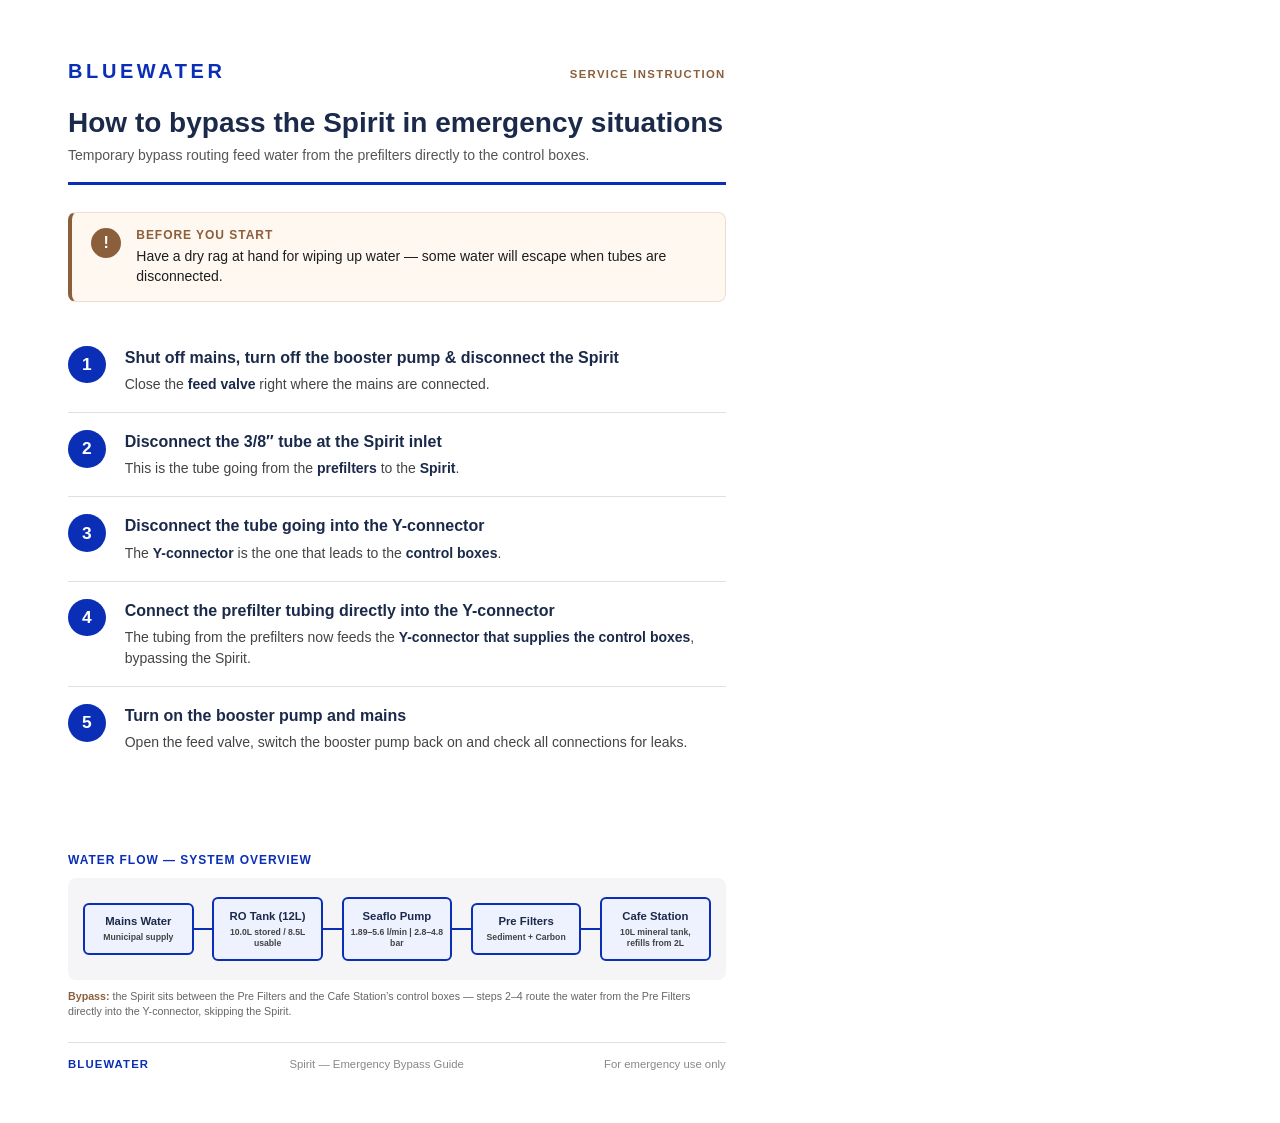
<file: docs/Spirit-Bypass-Emergency-Guide.html>
<!DOCTYPE html>
<html lang="en">
<head>
<meta charset="UTF-8">
<title>Bluewater Spirit — Emergency Bypass Guide</title>
<style>
  @page { size: A4; margin: 0; }
  * { margin: 0; padding: 0; box-sizing: border-box; }

  :root {
    --bw-blue: #0A2FB6;
    --bw-navy: #1B2A4A;
    --bw-copper: #8B5E3C;
    --bw-text: #1d1d1f;
    --bw-border: #e0e0e0;
    --bw-bg: #f5f5f7;
  }

  body {
    font-family: -apple-system, BlinkMacSystemFont, 'Segoe UI', Roboto, Helvetica, Arial, sans-serif;
    color: var(--bw-text);
    background: #fff;
    width: 210mm;
    min-height: 297mm;
    -webkit-print-color-adjust: exact;
    print-color-adjust: exact;
  }

  .page {
    padding: 16mm 18mm 14mm;
    display: flex;
    flex-direction: column;
    min-height: 297mm;
  }

  /* Header */
  .header {
    border-bottom: 3px solid var(--bw-blue);
    padding-bottom: 5mm;
    margin-bottom: 7mm;
  }
  .brand {
    display: flex;
    justify-content: space-between;
    align-items: baseline;
  }
  .brand-name {
    font-size: 15pt;
    font-weight: 800;
    letter-spacing: 0.18em;
    color: var(--bw-blue);
    text-transform: uppercase;
  }
  .doc-type {
    font-size: 8.5pt;
    font-weight: 600;
    letter-spacing: 0.12em;
    text-transform: uppercase;
    color: var(--bw-copper);
  }
  h1 {
    margin-top: 6mm;
    font-size: 21pt;
    font-weight: 700;
    color: var(--bw-navy);
    line-height: 1.2;
  }
  .subtitle {
    margin-top: 2mm;
    font-size: 10.5pt;
    color: #555;
  }

  /* Warning / prep box */
  .prep {
    display: flex;
    gap: 4mm;
    align-items: flex-start;
    background: #fff8f0;
    border: 1px solid #eeddcc;
    border-left: 4px solid var(--bw-copper);
    border-radius: 8px;
    padding: 4mm 5mm;
    margin-bottom: 7mm;
  }
  .prep-icon {
    flex: 0 0 auto;
    width: 8mm;
    height: 8mm;
    border-radius: 50%;
    background: var(--bw-copper);
    color: #fff;
    font-weight: 800;
    font-size: 12pt;
    display: flex;
    align-items: center;
    justify-content: center;
  }
  .prep-title {
    font-size: 9pt;
    font-weight: 700;
    letter-spacing: 0.08em;
    text-transform: uppercase;
    color: var(--bw-copper);
    margin-bottom: 1mm;
  }
  .prep p { font-size: 10.5pt; line-height: 1.45; }

  /* Steps */
  .steps { list-style: none; }
  .step {
    display: flex;
    gap: 5mm;
    padding: 4.5mm 0;
    border-bottom: 1px solid var(--bw-border);
  }
  .step:last-child { border-bottom: none; }
  .step-num {
    flex: 0 0 auto;
    width: 10mm;
    height: 10mm;
    border-radius: 50%;
    background: var(--bw-blue);
    color: #fff;
    font-size: 13pt;
    font-weight: 700;
    display: flex;
    align-items: center;
    justify-content: center;
  }
  .step-body { padding-top: 0.5mm; }
  .step-title {
    font-size: 12pt;
    font-weight: 700;
    color: var(--bw-navy);
    line-height: 1.3;
  }
  .step-detail {
    margin-top: 1.5mm;
    font-size: 10.5pt;
    line-height: 1.5;
    color: #444;
  }
  .step-detail strong { color: var(--bw-navy); }

  /* Flow diagram */
  .diagram {
    margin-top: auto;
    padding-top: 6mm;
  }
  .diagram-title {
    font-size: 9pt;
    font-weight: 700;
    letter-spacing: 0.08em;
    text-transform: uppercase;
    color: var(--bw-blue);
    margin-bottom: 3mm;
  }
  .flow {
    display: flex;
    align-items: center;
    background: var(--bw-bg);
    border-radius: 8px;
    padding: 5mm 4mm;
  }
  .flow-box {
    flex: 1 1 0;
    background: #eef1fe;
    border: 2px solid var(--bw-blue);
    border-radius: 6px;
    padding: 2.5mm 1.5mm;
    text-align: center;
  }
  .flow-box .fb-title {
    font-size: 8.5pt;
    font-weight: 700;
    color: var(--bw-navy);
    line-height: 1.25;
  }
  .flow-box .fb-sub {
    font-size: 6.5pt;
    font-weight: 600;
    color: #444;
    margin-top: 1mm;
    line-height: 1.3;
  }
  .flow-link {
    flex: 0 0 5mm;
    height: 2px;
    background: var(--bw-blue);
  }
  .diagram-note {
    margin-top: 2.5mm;
    font-size: 8pt;
    color: #666;
    line-height: 1.4;
  }
  .diagram-note strong { color: var(--bw-copper); }

  /* Footer */
  .footer {
    margin-top: 6mm;
    padding-top: 4mm;
    border-top: 1px solid var(--bw-border);
    display: flex;
    justify-content: space-between;
    font-size: 8.5pt;
    color: #888;
  }
  .footer .f-brand { color: var(--bw-blue); font-weight: 700; letter-spacing: 0.1em; }
</style>
</head>
<body>
  <div class="page">
    <header class="header">
      <div class="brand">
        <div class="brand-name">Bluewater</div>
        <div class="doc-type">Service Instruction</div>
      </div>
      <h1>How to bypass the Spirit in emergency situations</h1>
      <p class="subtitle">Temporary bypass routing feed water from the prefilters directly to the control boxes.</p>
    </header>

    <div class="prep">
      <div class="prep-icon">!</div>
      <div>
        <div class="prep-title">Before you start</div>
        <p>Have a dry rag at hand for wiping up water — some water will escape when tubes are disconnected.</p>
      </div>
    </div>

    <ol class="steps">
      <li class="step">
        <div class="step-num">1</div>
        <div class="step-body">
          <div class="step-title">Shut off mains, turn off the booster pump &amp; disconnect the Spirit</div>
          <div class="step-detail">Close the <strong>feed valve</strong> right where the mains are connected.</div>
        </div>
      </li>
      <li class="step">
        <div class="step-num">2</div>
        <div class="step-body">
          <div class="step-title">Disconnect the 3/8&Prime; tube at the Spirit inlet</div>
          <div class="step-detail">This is the tube going from the <strong>prefilters</strong> to the <strong>Spirit</strong>.</div>
        </div>
      </li>
      <li class="step">
        <div class="step-num">3</div>
        <div class="step-body">
          <div class="step-title">Disconnect the tube going into the Y-connector</div>
          <div class="step-detail">The <strong>Y-connector</strong> is the one that leads to the <strong>control boxes</strong>.</div>
        </div>
      </li>
      <li class="step">
        <div class="step-num">4</div>
        <div class="step-body">
          <div class="step-title">Connect the prefilter tubing directly into the Y-connector</div>
          <div class="step-detail">The tubing from the prefilters now feeds the <strong>Y-connector that supplies the control boxes</strong>, bypassing the Spirit.</div>
        </div>
      </li>
      <li class="step">
        <div class="step-num">5</div>
        <div class="step-body">
          <div class="step-title">Turn on the booster pump and mains</div>
          <div class="step-detail">Open the feed valve, switch the booster pump back on and check all connections for leaks.</div>
        </div>
      </li>
    </ol>

    <section class="diagram">
      <div class="diagram-title">Water flow — system overview</div>
      <div class="flow">
        <div class="flow-box">
          <div class="fb-title">Mains Water</div>
          <div class="fb-sub">Municipal supply</div>
        </div>
        <div class="flow-link"></div>
        <div class="flow-box">
          <div class="fb-title">RO Tank (12L)</div>
          <div class="fb-sub">10.0L stored / 8.5L usable</div>
        </div>
        <div class="flow-link"></div>
        <div class="flow-box">
          <div class="fb-title">Seaflo Pump</div>
          <div class="fb-sub">1.89&ndash;5.6 l/min | 2.8&ndash;4.8 bar</div>
        </div>
        <div class="flow-link"></div>
        <div class="flow-box">
          <div class="fb-title">Pre Filters</div>
          <div class="fb-sub">Sediment + Carbon</div>
        </div>
        <div class="flow-link"></div>
        <div class="flow-box">
          <div class="fb-title">Cafe Station</div>
          <div class="fb-sub">10L mineral tank, refills from 2L</div>
        </div>
      </div>
      <p class="diagram-note"><strong>Bypass:</strong> the Spirit sits between the Pre Filters and the Cafe Station&rsquo;s control boxes &mdash; steps 2&ndash;4 route the water from the Pre Filters directly into the Y-connector, skipping the Spirit.</p>
    </section>

    <footer class="footer">
      <span class="f-brand">BLUEWATER</span>
      <span>Spirit — Emergency Bypass Guide</span>
      <span>For emergency use only</span>
    </footer>
  </div>
</body>
</html>
</file>
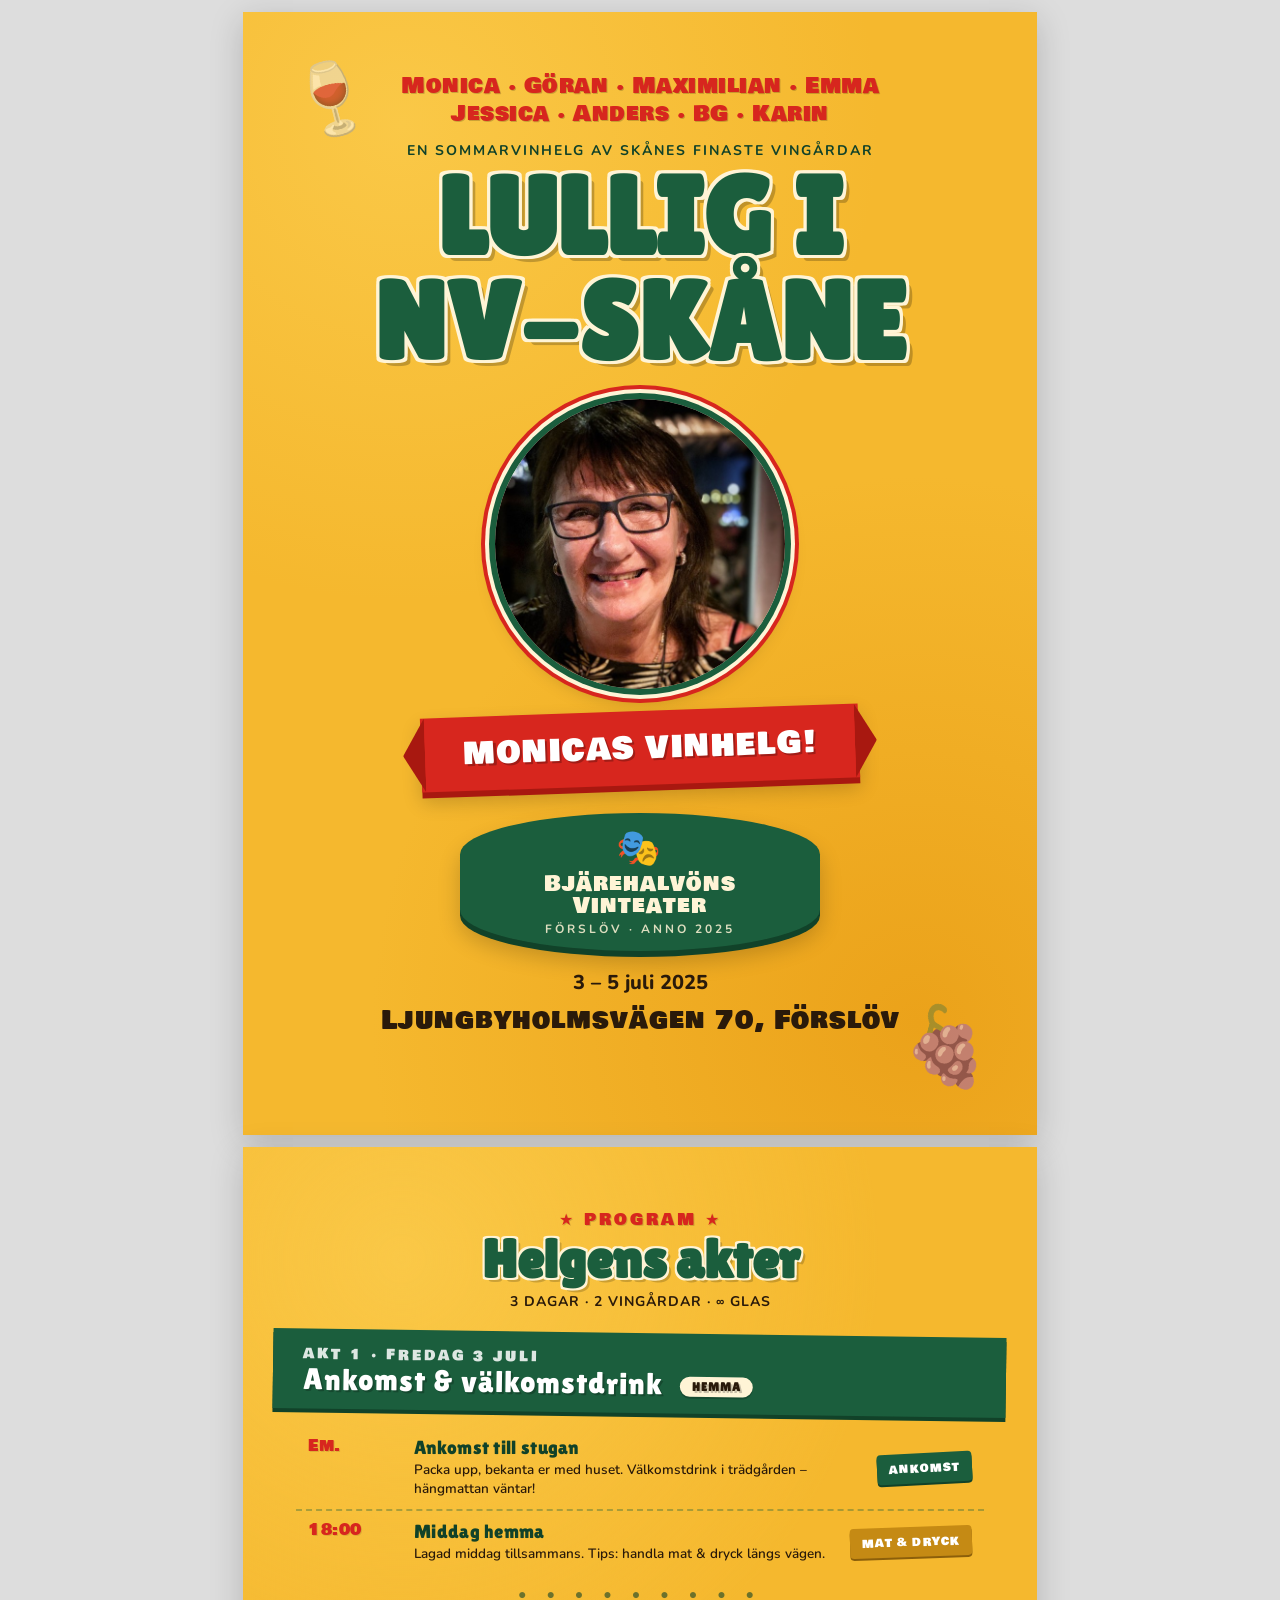
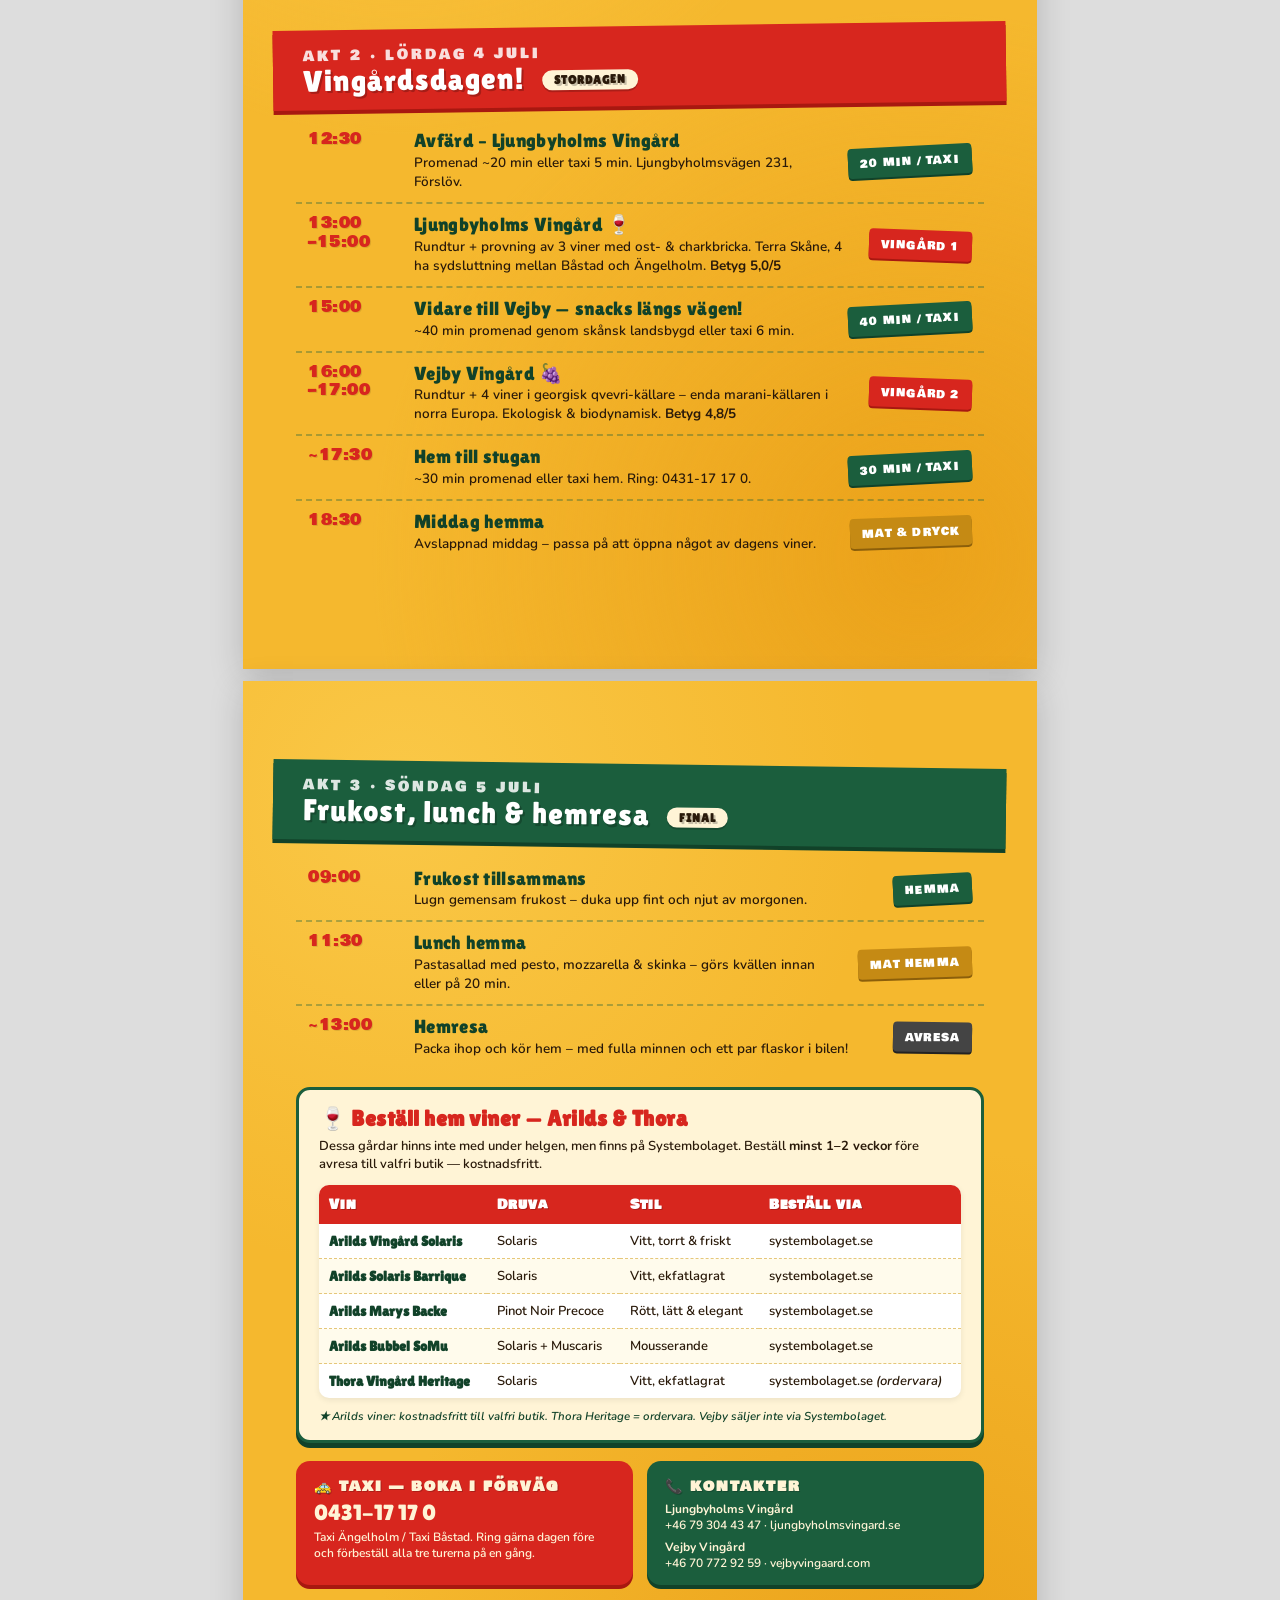
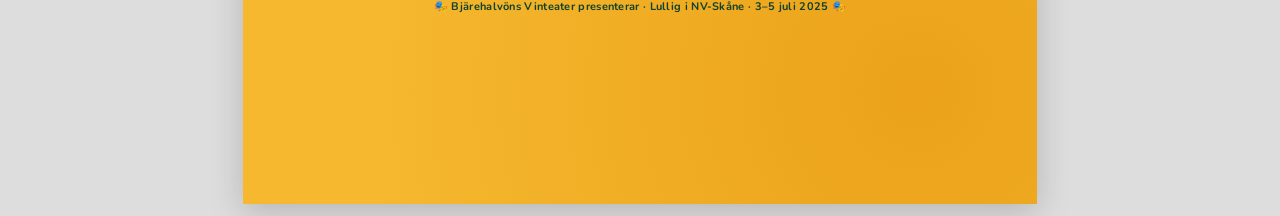
<file: presentations/lullig-i-nv-skane.html>
<!DOCTYPE html>
<html lang="sv">
<head>
<meta charset="UTF-8">
<title>Lullig i NV-Skåne — Monicas Vinhelg!</title>
<link rel="preconnect" href="https://fonts.googleapis.com">
<link rel="preconnect" href="https://fonts.gstatic.com" crossorigin>
<link href="https://fonts.googleapis.com/css2?family=Lilita+One&family=Bowlby+One+SC&family=Nunito:wght@400;600;700;800;900&display=swap" rel="stylesheet">
<style>
  :root {
    --yellow:      #F5B82E;
    --yellow-deep: #EBA21A;
    --cream:       #FFF4D6;
    --cream-soft:  #FFFBEC;
    --green:       #1B5E3D;
    --green-dark:  #114229;
    --red:         #D7261E;
    --red-dark:    #A81810;
    --ink:         #2A1A0A;
  }

  @page { size: A4; margin: 0; }
  * { box-sizing: border-box; margin: 0; padding: 0; }
  html, body { background: #ddd; }
  body { font-family: 'Nunito', sans-serif; color: var(--ink); -webkit-font-smoothing: antialiased; }

  .page {
    width: 210mm;
    min-height: 297mm;
    margin: 12px auto;
    padding: 16mm 14mm;
    position: relative;
    overflow: hidden;
    background:
      radial-gradient(circle at 20% 10%, #FAC847 0%, transparent 40%),
      radial-gradient(circle at 85% 90%, #EBA21A 0%, transparent 45%),
      var(--yellow);
    box-shadow: 0 8px 32px rgba(0,0,0,0.18);
    page-break-after: always;
  }
  .page:last-child { page-break-after: auto; }

  /* ============================================================ */
  /* DISPLAY TITLE — chunky green with cream outline + drop shadow */
  /* ============================================================ */
  .display-title {
    font-family: 'Lilita One', cursive;
    color: var(--green);
    line-height: 0.95;
    letter-spacing: 1px;
    text-transform: uppercase;
    text-shadow:
      -3px -3px 0 var(--cream), 3px -3px 0 var(--cream),
      -3px  3px 0 var(--cream), 3px  3px 0 var(--cream),
       0   -3px 0 var(--cream), 0    3px 0 var(--cream),
      -3px  0   0 var(--cream), 3px  0   0 var(--cream),
       6px  6px 0 rgba(0,0,0,0.22);
  }

  /* ============================================================ */
  /* COVER PAGE                                                   */
  /* ============================================================ */
  .cover-names {
    text-align: center;
    font-family: 'Bowlby One SC', sans-serif;
    color: var(--red);
    font-size: 22px;
    letter-spacing: 0.5px;
    line-height: 1.25;
    text-shadow: 1px 1px 0 rgba(0,0,0,0.18);
    margin-bottom: 14px;
  }
  .cover-kicker {
    text-align: center;
    font-size: 14px;
    color: var(--green-dark);
    font-weight: 700;
    letter-spacing: 2px;
    text-transform: uppercase;
    margin-bottom: 4px;
  }
  .cover-title { text-align: center; font-size: 110px; }
  .cover-title .line { display: block; }

  .cover-portrait-wrap {
    margin: 26px auto 18px;
    width: 290px;
    height: 290px;
    border-radius: 50%;
    background: var(--cream);
    box-shadow:
      0 0 0 6px var(--green),
      0 0 0 10px var(--cream),
      0 0 0 14px var(--red),
      0 10px 20px rgba(0,0,0,0.25);
    display: flex;
    align-items: center;
    justify-content: center;
    overflow: hidden;
    position: relative;
  }
  .cover-portrait-wrap .placeholder {
    text-align: center;
    color: var(--green-dark);
    font-family: 'Lilita One', cursive;
    font-size: 18px;
    line-height: 1.3;
    padding: 0 20px;
  }
  .cover-portrait-wrap img {
    width: 100%;
    height: 100%;
    object-fit: cover;
  }

  /* Big red ribbon — "MONICAS VINHELG!" */
  .ribbon {
    position: relative;
    display: inline-block;
    background: var(--red);
    color: #fff;
    font-family: 'Bowlby One SC', sans-serif;
    font-size: 30px;
    letter-spacing: 1.5px;
    padding: 14px 42px;
    text-transform: uppercase;
    text-shadow: 2px 2px 0 rgba(0,0,0,0.25);
    box-shadow: 0 6px 0 var(--red-dark), 0 10px 20px rgba(0,0,0,0.2);
    transform: rotate(-2deg);
  }
  .ribbon::before, .ribbon::after {
    content: '';
    position: absolute;
    top: 50%;
    width: 22px;
    height: 100%;
    background: var(--red-dark);
    transform: translateY(-50%);
    z-index: -1;
  }
  .ribbon::before {
    left: -18px;
    clip-path: polygon(100% 0, 0 50%, 100% 100%);
  }
  .ribbon::after {
    right: -18px;
    clip-path: polygon(0 0, 100% 50%, 0 100%);
  }
  .ribbon-wrap { text-align: center; margin: 22px 0 28px; }

  /* Theater-style badge at bottom */
  .theater-badge {
    margin: 0 auto;
    display: block;
    width: 360px;
    background: var(--green);
    border-radius: 50% / 30%;
    color: var(--cream);
    text-align: center;
    padding: 18px 24px 14px;
    box-shadow: 0 6px 0 var(--green-dark), 0 12px 22px rgba(0,0,0,0.2);
  }
  .theater-badge .masks {
    font-size: 36px;
    line-height: 1;
    letter-spacing: 4px;
    margin-bottom: 6px;
  }
  .theater-badge .name {
    font-family: 'Bowlby One SC', sans-serif;
    font-size: 22px;
    letter-spacing: 1px;
    line-height: 1;
  }
  .theater-badge .sub {
    font-size: 12px;
    font-weight: 700;
    letter-spacing: 3px;
    text-transform: uppercase;
    margin-top: 4px;
    opacity: 0.85;
  }

  .cover-bottom {
    text-align: center;
    margin-top: 18px;
  }
  .cover-bottom .date {
    font-family: 'Nunito', sans-serif;
    font-weight: 800;
    color: var(--ink);
    font-size: 20px;
  }
  .cover-bottom .where {
    font-family: 'Bowlby One SC', sans-serif;
    color: var(--ink);
    font-size: 26px;
    margin-top: 4px;
    letter-spacing: 1px;
  }

  /* Decorative little wine glasses bottom corners */
  .deco-glass {
    position: absolute;
    font-size: 70px;
    line-height: 1;
    opacity: 0.55;
    color: var(--green-dark);
    pointer-events: none;
  }
  .deco-glass.tl { top: 14mm; left: 12mm; transform: rotate(-15deg); }
  .deco-glass.br { bottom: 14mm; right: 12mm; transform: rotate(15deg); }

  /* ============================================================ */
  /* PROGRAMME PAGES                                              */
  /* ============================================================ */
  .page-header {
    text-align: center;
    margin-bottom: 18px;
  }
  .page-header .kicker {
    font-family: 'Bowlby One SC', sans-serif;
    color: var(--red);
    font-size: 16px;
    letter-spacing: 3px;
    text-shadow: 1px 1px 0 rgba(0,0,0,0.15);
  }
  .page-header .title {
    font-family: 'Lilita One', cursive;
    color: var(--green);
    font-size: 54px;
    line-height: 1;
    text-shadow:
      -2px -2px 0 var(--cream), 2px -2px 0 var(--cream),
      -2px  2px 0 var(--cream), 2px  2px 0 var(--cream),
       4px  4px 0 rgba(0,0,0,0.18);
  }
  .page-header .sub {
    margin-top: 6px;
    font-weight: 700;
    color: var(--ink);
    font-size: 14px;
    letter-spacing: 1px;
    text-transform: uppercase;
  }

  /* Day banner — red ribbon for whole-page section header */
  .day {
    position: relative;
    margin: 22px -6mm 14px;
    padding: 14px 24px 14px 30px;
    background: var(--red);
    color: #fff;
    box-shadow: 0 4px 0 var(--red-dark);
    transform: rotate(-0.8deg);
  }
  .day.green {
    background: var(--green);
    box-shadow: 0 4px 0 var(--green-dark);
    transform: rotate(0.8deg);
  }
  .day .num {
    font-family: 'Bowlby One SC', sans-serif;
    font-size: 14px;
    letter-spacing: 3px;
    opacity: 0.85;
  }
  .day .label {
    font-family: 'Lilita One', cursive;
    font-size: 30px;
    line-height: 1;
    letter-spacing: 1px;
    text-shadow: 2px 2px 0 rgba(0,0,0,0.22);
  }
  .day .tag {
    display: inline-block;
    background: var(--cream);
    color: var(--ink);
    padding: 4px 12px;
    border-radius: 999px;
    font-weight: 800;
    font-size: 12px;
    letter-spacing: 1px;
    text-transform: uppercase;
    margin-left: 10px;
    box-shadow: 0 2px 0 rgba(0,0,0,0.2);
    vertical-align: middle;
  }

  /* Programme list */
  .items { margin: 0 0 6px; }
  .item {
    display: grid;
    grid-template-columns: 92px 1fr auto;
    gap: 14px;
    align-items: start;
    padding: 10px 12px;
    border-bottom: 2px dashed rgba(27, 94, 61, 0.35);
  }
  .item:last-child { border-bottom: none; }
  .item .time {
    font-family: 'Bowlby One SC', sans-serif;
    color: var(--red);
    font-size: 16px;
    letter-spacing: 0.5px;
    line-height: 1.15;
    text-shadow: 1px 1px 0 rgba(0,0,0,0.1);
  }
  .item .body .title {
    font-family: 'Lilita One', cursive;
    color: var(--green-dark);
    font-size: 19px;
    line-height: 1.1;
    letter-spacing: 0.3px;
    margin-bottom: 3px;
  }
  .item .body .desc {
    font-size: 13.5px;
    line-height: 1.4;
    color: var(--ink);
    font-weight: 600;
  }
  .item .stamp {
    align-self: center;
    font-family: 'Bowlby One SC', sans-serif;
    font-size: 11px;
    letter-spacing: 1.2px;
    text-transform: uppercase;
    color: #fff;
    padding: 6px 12px;
    border-radius: 4px;
    background: var(--green);
    box-shadow: 0 2px 0 var(--green-dark);
    white-space: nowrap;
    transform: rotate(-3deg);
  }
  .item .stamp.red    { background: var(--red);   box-shadow: 0 2px 0 var(--red-dark); transform: rotate(2deg); }
  .item .stamp.amber  { background: #C58A14;      box-shadow: 0 2px 0 #8C5F0A;         transform: rotate(-2deg); }
  .item .stamp.ink    { background: #444;         box-shadow: 0 2px 0 #222;            transform: rotate(1deg); }

  /* Wine ordering section */
  .wine-section {
    background: var(--cream);
    border: 3px solid var(--green);
    border-radius: 14px;
    padding: 16px 20px;
    margin: 18px 0;
    box-shadow: 0 5px 0 var(--green-dark);
  }
  .wine-section h3 {
    font-family: 'Lilita One', cursive;
    color: var(--red);
    font-size: 22px;
    letter-spacing: 0.5px;
    margin-bottom: 6px;
  }
  .wine-section p.intro {
    font-size: 13px;
    font-weight: 600;
    margin-bottom: 12px;
    color: var(--ink);
  }

  table.wines {
    width: 100%;
    border-collapse: separate;
    border-spacing: 0;
    font-size: 13px;
    background: #fff;
    border-radius: 10px;
    overflow: hidden;
    box-shadow: 0 2px 6px rgba(0,0,0,0.08);
  }
  table.wines th {
    background: var(--red);
    color: #fff;
    font-family: 'Bowlby One SC', sans-serif;
    font-size: 13px;
    letter-spacing: 1px;
    padding: 9px 10px;
    text-align: left;
    text-shadow: 1px 1px 0 rgba(0,0,0,0.2);
  }
  table.wines td {
    padding: 8px 10px;
    border-bottom: 1px dashed #E5C77A;
    font-weight: 600;
  }
  table.wines tr:last-child td { border-bottom: none; }
  table.wines tr:nth-child(even) td { background: #FFFBEC; }
  table.wines td:first-child {
    font-family: 'Lilita One', cursive;
    color: var(--green-dark);
    font-size: 14px;
  }
  .wine-footnote {
    font-size: 11.5px;
    font-style: italic;
    color: var(--green-dark);
    margin-top: 10px;
    font-weight: 600;
  }

  /* Taxi & contact strip */
  .info-strip {
    display: grid;
    grid-template-columns: 1fr 1fr;
    gap: 14px;
    margin-top: 14px;
  }
  .info-card {
    background: var(--green);
    color: var(--cream);
    border-radius: 14px;
    padding: 14px 18px;
    box-shadow: 0 4px 0 var(--green-dark);
  }
  .info-card.red {
    background: var(--red);
    box-shadow: 0 4px 0 var(--red-dark);
  }
  .info-card h4 {
    font-family: 'Bowlby One SC', sans-serif;
    font-size: 14px;
    letter-spacing: 2px;
    margin-bottom: 4px;
    text-shadow: 1px 1px 0 rgba(0,0,0,0.2);
  }
  .info-card .big {
    font-family: 'Lilita One', cursive;
    font-size: 22px;
    line-height: 1.1;
    margin: 2px 0 4px;
  }
  .info-card p {
    font-size: 12px;
    font-weight: 600;
    line-height: 1.35;
  }

  .footer {
    text-align: center;
    margin-top: 14px;
    font-size: 11px;
    font-weight: 700;
    color: var(--green-dark);
    letter-spacing: 0.3px;
  }

  /* Tiny decorative grapes/wine dots */
  .dotstrip {
    text-align: center;
    color: var(--green-dark);
    margin: 12px 0 6px;
    font-size: 14px;
    letter-spacing: 8px;
    opacity: 0.6;
  }

  /* ============================================================ */
  /* PRINT                                                        */
  /* ============================================================ */
  @media print {
    html, body { background: #fff; }
    .page { margin: 0; box-shadow: none; }
  }
</style>
</head>
<body>

<!-- ============================================================ -->
<!-- PAGE 1 · COVER                                                -->
<!-- ============================================================ -->
<section class="page">
  <span class="deco-glass tl">🍷</span>
  <span class="deco-glass br">🍇</span>

  <div class="cover-names">
    Monica · Göran · Maximilian · Emma<br>
    Jessica · Anders · BG · Karin
  </div>

  <div class="cover-kicker">En sommarvinhelg av Skånes finaste vingårdar</div>

  <h1 class="display-title cover-title">
    <span class="line">Lullig i</span>
    <span class="line">NV-Skåne</span>
  </h1>

  <div class="cover-portrait-wrap">
    <img src="monica.jpg" alt="Monica">
  </div>

  <div class="ribbon-wrap">
    <div class="ribbon">Monicas Vinhelg!</div>
  </div>

  <div class="theater-badge">
    <div class="masks">🎭</div>
    <div class="name">Bjärehalvöns Vinteater</div>
    <div class="sub">Förslöv · Anno 2025</div>
  </div>

  <div class="cover-bottom">
    <div class="date">3 – 5 juli 2025</div>
    <div class="where">Ljungbyholmsvägen 70, Förslöv</div>
  </div>
</section>


<!-- ============================================================ -->
<!-- PAGE 2 · PROGRAMME (Fredag + Lördag)                          -->
<!-- ============================================================ -->
<section class="page">
  <header class="page-header">
    <div class="kicker">★ PROGRAM ★</div>
    <h2 class="title">Helgens akter</h2>
    <div class="sub">3 dagar · 2 vingårdar · ∞ glas</div>
  </header>

  <div class="day green">
    <div class="num">AKT 1 · FREDAG 3 JULI</div>
    <div class="label">Ankomst &amp; välkomstdrink
      <span class="tag">Hemma</span>
    </div>
  </div>

  <div class="items">
    <div class="item">
      <div class="time">Em.</div>
      <div class="body">
        <div class="title">Ankomst till stugan</div>
        <div class="desc">Packa upp, bekanta er med huset. Välkomstdrink i trädgården – hängmattan väntar!</div>
      </div>
      <div class="stamp">Ankomst</div>
    </div>
    <div class="item">
      <div class="time">18:00</div>
      <div class="body">
        <div class="title">Middag hemma</div>
        <div class="desc">Lagad middag tillsammans. Tips: handla mat &amp; dryck längs vägen.</div>
      </div>
      <div class="stamp amber">Mat &amp; dryck</div>
    </div>
  </div>

  <div class="dotstrip">● ● ● ● ● ● ● ● ●</div>

  <div class="day">
    <div class="num">AKT 2 · LÖRDAG 4 JULI</div>
    <div class="label">Vingårdsdagen!
      <span class="tag">Stordagen</span>
    </div>
  </div>

  <div class="items">
    <div class="item">
      <div class="time">12:30</div>
      <div class="body">
        <div class="title">Avfärd – Ljungbyholms Vingård</div>
        <div class="desc">Promenad ~20 min eller taxi 5 min. Ljungbyholmsvägen 231, Förslöv.</div>
      </div>
      <div class="stamp">20 min / taxi</div>
    </div>
    <div class="item">
      <div class="time">13:00<br>–15:00</div>
      <div class="body">
        <div class="title">Ljungbyholms Vingård 🍷</div>
        <div class="desc">Rundtur + provning av 3 viner med ost- &amp; charkbricka. Terra Skåne, 4 ha sydsluttning mellan Båstad och Ängelholm. <strong>Betyg 5,0/5</strong></div>
      </div>
      <div class="stamp red">Vingård 1</div>
    </div>
    <div class="item">
      <div class="time">15:00</div>
      <div class="body">
        <div class="title">Vidare till Vejby — snacks längs vägen!</div>
        <div class="desc">~40 min promenad genom skånsk landsbygd eller taxi 6 min.</div>
      </div>
      <div class="stamp">40 min / taxi</div>
    </div>
    <div class="item">
      <div class="time">16:00<br>–17:00</div>
      <div class="body">
        <div class="title">Vejby Vingård 🍇</div>
        <div class="desc">Rundtur + 4 viner i georgisk qvevri-källare – enda marani-källaren i norra Europa. Ekologisk &amp; biodynamisk. <strong>Betyg 4,8/5</strong></div>
      </div>
      <div class="stamp red">Vingård 2</div>
    </div>
    <div class="item">
      <div class="time">~17:30</div>
      <div class="body">
        <div class="title">Hem till stugan</div>
        <div class="desc">~30 min promenad eller taxi hem. Ring: 0431-17 17 0.</div>
      </div>
      <div class="stamp">30 min / taxi</div>
    </div>
    <div class="item">
      <div class="time">18:30</div>
      <div class="body">
        <div class="title">Middag hemma</div>
        <div class="desc">Avslappnad middag – passa på att öppna något av dagens viner.</div>
      </div>
      <div class="stamp amber">Mat &amp; dryck</div>
    </div>
  </div>
</section>


<!-- ============================================================ -->
<!-- PAGE 3 · SÖNDAG + VINER + TAXI                                -->
<!-- ============================================================ -->
<section class="page">
  <div class="day green">
    <div class="num">AKT 3 · SÖNDAG 5 JULI</div>
    <div class="label">Frukost, lunch &amp; hemresa
      <span class="tag">Final</span>
    </div>
  </div>

  <div class="items">
    <div class="item">
      <div class="time">09:00</div>
      <div class="body">
        <div class="title">Frukost tillsammans</div>
        <div class="desc">Lugn gemensam frukost – duka upp fint och njut av morgonen.</div>
      </div>
      <div class="stamp">Hemma</div>
    </div>
    <div class="item">
      <div class="time">11:30</div>
      <div class="body">
        <div class="title">Lunch hemma</div>
        <div class="desc">Pastasallad med pesto, mozzarella &amp; skinka – görs kvällen innan eller på 20 min.</div>
      </div>
      <div class="stamp amber">Mat hemma</div>
    </div>
    <div class="item">
      <div class="time">~13:00</div>
      <div class="body">
        <div class="title">Hemresa</div>
        <div class="desc">Packa ihop och kör hem – med fulla minnen och ett par flaskor i bilen!</div>
      </div>
      <div class="stamp ink">Avresa</div>
    </div>
  </div>

  <!-- Wine ordering -->
  <div class="wine-section">
    <h3>🍷 Beställ hem viner — Arilds &amp; Thora</h3>
    <p class="intro">
      Dessa gårdar hinns inte med under helgen, men finns på Systembolaget.
      Beställ <strong>minst 1–2 veckor</strong> före avresa till valfri butik — kostnadsfritt.
    </p>

    <table class="wines">
      <thead>
        <tr>
          <th>Vin</th>
          <th>Druva</th>
          <th>Stil</th>
          <th>Beställ via</th>
        </tr>
      </thead>
      <tbody>
        <tr>
          <td>Arilds Vingård Solaris</td>
          <td>Solaris</td>
          <td>Vitt, torrt &amp; friskt</td>
          <td>systembolaget.se</td>
        </tr>
        <tr>
          <td>Arilds Solaris Barrique</td>
          <td>Solaris</td>
          <td>Vitt, ekfatlagrat</td>
          <td>systembolaget.se</td>
        </tr>
        <tr>
          <td>Arilds Marys Backe</td>
          <td>Pinot Noir Precoce</td>
          <td>Rött, lätt &amp; elegant</td>
          <td>systembolaget.se</td>
        </tr>
        <tr>
          <td>Arilds Bubbel SoMu</td>
          <td>Solaris + Muscaris</td>
          <td>Mousserande</td>
          <td>systembolaget.se</td>
        </tr>
        <tr>
          <td>Thora Vingård Heritage</td>
          <td>Solaris</td>
          <td>Vitt, ekfatlagrat</td>
          <td>systembolaget.se <em>(ordervara)</em></td>
        </tr>
      </tbody>
    </table>

    <div class="wine-footnote">
      ★ Arilds viner: kostnadsfritt till valfri butik. Thora Heritage = ordervara. Vejby säljer inte via Systembolaget.
    </div>
  </div>

  <!-- Taxi + contacts -->
  <div class="info-strip">
    <div class="info-card red">
      <h4>🚕 TAXI — BOKA I FÖRVÄG</h4>
      <div class="big">0431-17 17 0</div>
      <p>Taxi Ängelholm / Taxi Båstad. Ring gärna dagen före och förbeställ alla tre turerna på en gång.</p>
    </div>
    <div class="info-card">
      <h4>📞 KONTAKTER</h4>
      <p>
        <strong>Ljungbyholms Vingård</strong><br>+46 79 304 43 47 · ljungbyholmsvingard.se
      </p>
      <p style="margin-top:6px;">
        <strong>Vejby Vingård</strong><br>+46 70 772 92 59 · vejbyvingaard.com
      </p>
    </div>
  </div>

  <div class="footer">
    🎭 Bjärehalvöns Vinteater presenterar · Lullig i NV-Skåne · 3–5 juli 2025 🎭
  </div>
</section>

</body>
</html>
</file>
